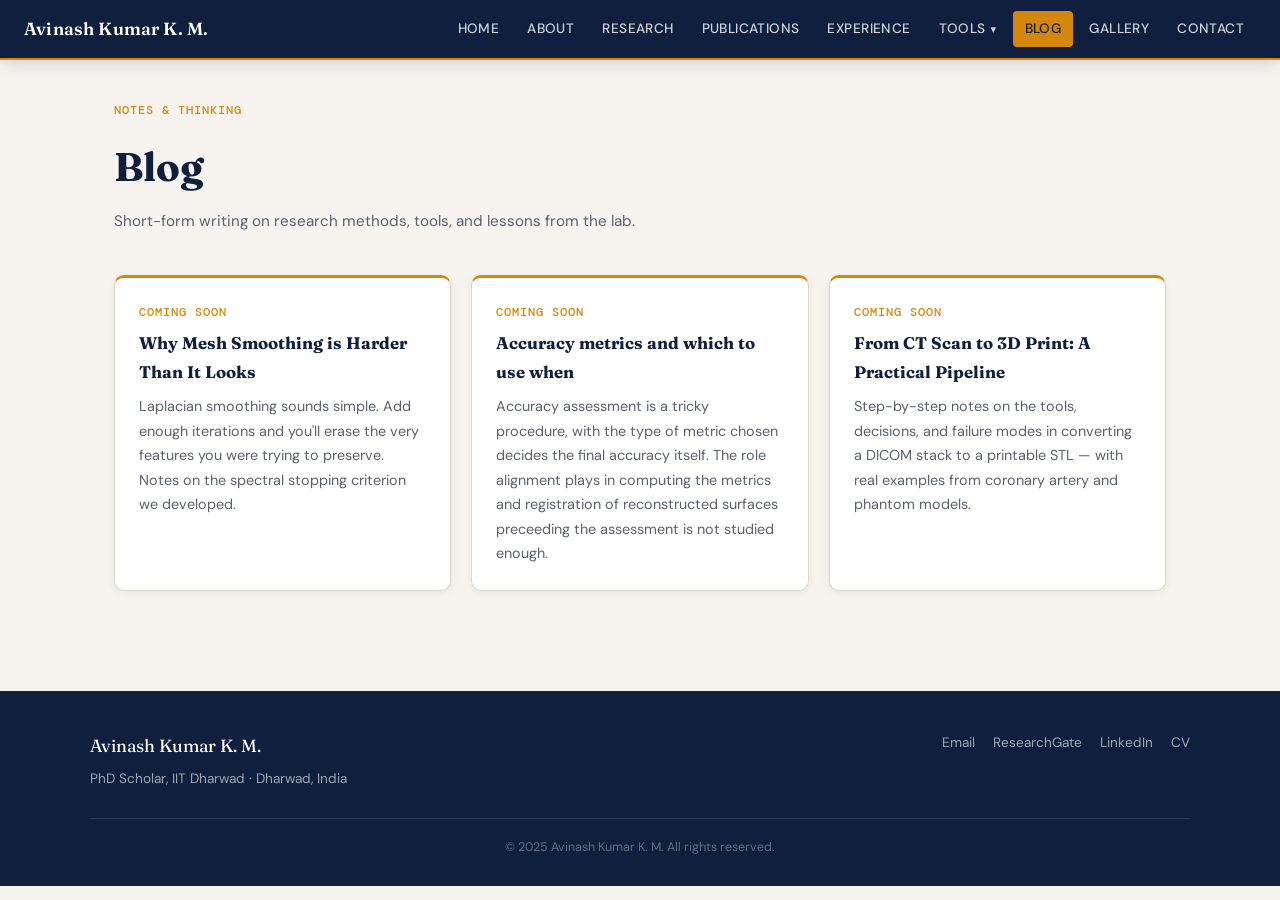
<file: blog.html>
<!DOCTYPE html>
<html lang="en">

<head>
  <meta charset="utf-8" />
  <meta name="viewport" content="width=device-width, initial-scale=1.0" />
  <title>Blog — Avinash Kumar K. M.</title>
  <link href="style.css" rel="stylesheet" />
  <link href="images/favicon.ico" rel="icon" type="image/x-icon" />
  <meta name="description"
    content="Blog by Avinash Kumar K. M. — notes on 3D reconstruction, mesh processing, and research methods." />
  <meta name="robots" content="index, follow" />
  <meta property="og:title" content="Avinash Kumar K. M. — Research Portfolio" />
  <meta property="og:description" content="PhD Scholar at IIT Dharwad | 3D Modeling | Biomechanics | CAD | Research" />
  <meta property="og:image" content="images/profilePhoto.png" />
  <meta property="og:type" content="website" />
  <meta property="og:url" content="https://avinashkm.netlify.app" />
  <link href="https://unpkg.com/aos@2.3.1/dist/aos.css" rel="stylesheet" />
</head>

<body>

  <nav aria-label="Main navigation">
    <span class="nav-brand">Avinash Kumar K. M.</span>
    <button class="menu-toggle" aria-label="Toggle menu">☰</button>
    <div class="nav-links">
      <a href="index.html">Home</a>
      <a href="about.html">About</a>
      <a href="research.html">Research</a>
      <a href="publications.html">Publications</a>
      <a href="experience.html">Experience</a>
      <div class="nav-dropdown">
        <button class="dropdown-toggle">Tools</button>
        <div class="dropdown-menu">
          <a href="viewer.html">🔬 3D Model Viewer</a>
          <a href="pipeline.html">⚙️ Pipeline Walkthrough</a>
        </div>
      </div>
      <a href="blog.html">Blog</a>
      <a href="gallery.html">Gallery</a>
      <a href="contact.html">Contact</a>
    </div>
  </nav>

  <main class="container">

    <div data-aos="fade-up" style="margin-bottom:40px;">
      <p class="label-mono">Notes & Thinking</p>
      <h1 class="page-title">Blog</h1>
      <p class="page-subtitle">Short-form writing on research methods, tools, and lessons from the lab.</p>
    </div>

    <div class="blog-list" data-aos="fade-up">

      <!-- Placeholder post 1 — replace content when ready -->
      <article class="blog-post">
        <p class="label-mono" style="margin-bottom:6px;">Coming Soon</p>
        <h3>Why Mesh Smoothing is Harder Than It Looks</h3>
        <p style="font-size:0.9rem;color:var(--text-muted);">Laplacian smoothing sounds simple. Add enough iterations
          and you'll erase the very features you were trying to preserve. Notes on the spectral stopping criterion we
          developed.</p>
      </article>

      <!-- Placeholder post 2 -->
      <article class="blog-post">
        <p class="label-mono" style="margin-bottom:6px;">Coming Soon</p>
        <h3>Accuracy metrics and which to use when</h3>
        <p style="font-size:0.9rem;color:var(--text-muted);">Accuracy assessment is a tricky procedure, with the type of
          metric chosen decides the final accuracy itself. The role alignment plays in computing the metrics and
          registration of reconstructed surfaces preceeding the assessment is not studied enough.</p>
      </article>

      <!-- Placeholder post 3 -->
      <article class="blog-post">
        <p class="label-mono" style="margin-bottom:6px;">Coming Soon</p>
        <h3>From CT Scan to 3D Print: A Practical Pipeline</h3>
        <p style="font-size:0.9rem;color:var(--text-muted);">Step-by-step notes on the tools, decisions, and failure
          modes in converting a DICOM stack to a printable STL — with real examples from coronary artery and phantom
          models.</p>
      </article>

    </div>

  </main>

  <footer>
    <div class="footer-inner">
      <div>
        <p class="footer-name">Avinash Kumar K. M.</p>
        <p style="font-size:0.85rem;">PhD Scholar, IIT Dharwad · Dharwad, India</p>
      </div>
      <div class="footer-links">
        <a href="mailto:avinash.kumar.20@iitdh.ac.in">Email</a>
        <a href="https://www.researchgate.net/profile/Avinash-Kumar-K-M-2" target="_blank">ResearchGate</a>
        <a href="https://in.linkedin.com/in/avinash-kumar-k-m-6b3624a1" target="_blank">LinkedIn</a>
        <a href="pdfs/Avinash_KM_CV.pdf" target="_blank">CV</a>
      </div>
    </div>
    <p class="footer-copy">© 2025 Avinash Kumar K. M. All rights reserved.</p>
  </footer>

  <button class="back-to-top" onclick="window.scrollTo({top:0,behavior:'smooth'});">↑</button>

  <script src="https://unpkg.com/aos@2.3.1/dist/aos.js" defer
    onerror="document.querySelectorAll('[data-aos]').forEach(el=>el.style.opacity=1)"></script>
  <script>
    window.addEventListener('load', () => { if (typeof AOS !== 'undefined') AOS.init({ once: true, duration: 600 }); });
    document.addEventListener('DOMContentLoaded', function () {
      const path = window.location.pathname.split('/').pop() || 'index.html';
      document.querySelectorAll('.nav-links a').forEach(link => {
        if (link.getAttribute('href') === path) link.classList.add('active');
      });
      const toggle = document.querySelector('.menu-toggle');
      const links = document.querySelector('.nav-links');
      if (toggle && links) toggle.addEventListener('click', () => links.classList.toggle('active'));
      // Mobile dropdown toggle
      document.querySelectorAll('.dropdown-toggle').forEach(btn => {
        btn.addEventListener('click', e => {
          e.stopPropagation();
          btn.closest('.nav-dropdown').classList.toggle('open');
        });
      });
      document.addEventListener('click', () => {
        document.querySelectorAll('.nav-dropdown').forEach(d => d.classList.remove('open'));
      });
      const topBtn = document.querySelector('.back-to-top');
      if (topBtn) window.addEventListener('scroll', () => { topBtn.style.display = window.scrollY > 120 ? 'flex' : 'none'; });
    });
  </script>
</body>

</html>
</file>
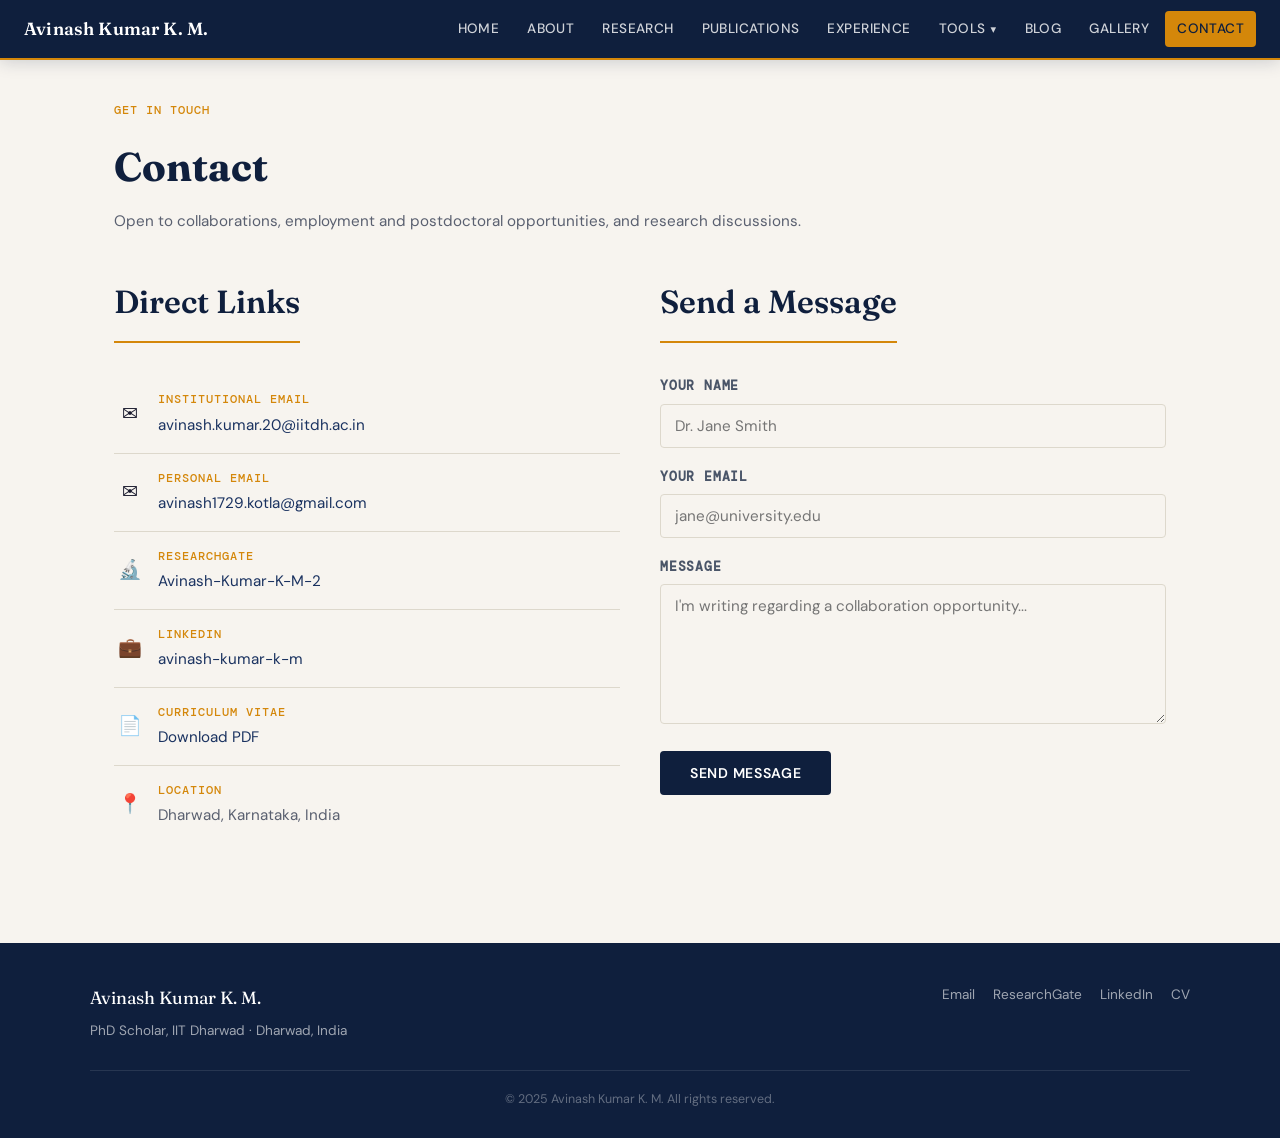
<file: contact.html>
<!DOCTYPE html>
<html lang="en">

<head>
  <meta charset="utf-8" />
  <meta name="viewport" content="width=device-width, initial-scale=1.0" />
  <title>Contact — Avinash Kumar K. M.</title>
  <link href="style.css" rel="stylesheet" />
  <link href="images/favicon.ico" rel="icon" type="image/x-icon" />
  <meta name="description" content="Contact Avinash Kumar K. M. — email, LinkedIn, ResearchGate." />
  <meta name="robots" content="index, follow" />
  <meta property="og:title" content="Avinash Kumar K. M. — Research Portfolio" />
  <meta property="og:description" content="PhD Scholar at IIT Dharwad | 3D Modeling | Biomechanics | CAD | Research" />
  <meta property="og:image" content="images/profilePhoto.png" />
  <meta property="og:type" content="website" />
  <meta property="og:url" content="https://avinashkm.netlify.app" />
</head>

<body>

  <nav aria-label="Main navigation">
    <span class="nav-brand">Avinash Kumar K. M.</span>
    <button class="menu-toggle" aria-label="Toggle menu">☰</button>
    <div class="nav-links">
      <a href="index.html">Home</a>
      <a href="about.html">About</a>
      <a href="research.html">Research</a>
      <a href="publications.html">Publications</a>
      <a href="experience.html">Experience</a>
      <div class="nav-dropdown">
        <button class="dropdown-toggle">Tools</button>
        <div class="dropdown-menu">
          <a href="viewer.html">🔬 3D Model Viewer</a>
          <a href="pipeline.html">⚙️ Pipeline Walkthrough</a>
        </div>
      </div>
      <a href="blog.html">Blog</a>
      <a href="gallery.html">Gallery</a>
      <a href="contact.html">Contact</a>
    </div>
  </nav>

  <main class="container">

    <div style="margin-bottom:40px;">
      <p class="label-mono">Get in Touch</p>
      <h1 class="page-title">Contact</h1>
      <p class="page-subtitle">Open to collaborations, employment and postdoctoral opportunities, and research
        discussions.</p>
    </div>

    <div class="contact-grid">

      <!-- Left: Direct links -->
      <div>
        <h2 class="section-title">Direct Links</h2>
        <ul class="contact-links">
          <li>
            <span class="contact-icon">✉️</span>
            <div>
              <p class="label-mono" style="margin-bottom:2px;">Institutional Email</p>
              <a href="mailto:avinash.kumar.20@iitdh.ac.in">avinash.kumar.20@iitdh.ac.in</a>
            </div>
          </li>
          <li>
            <span class="contact-icon">✉️</span>
            <div>
              <p class="label-mono" style="margin-bottom:2px;">Personal Email</p>
              <a href="mailto:avinash1729.kotla@gmail.com">avinash1729.kotla@gmail.com</a>
            </div>
          </li>
          <li>
            <span class="contact-icon">🔬</span>
            <div>
              <p class="label-mono" style="margin-bottom:2px;">ResearchGate</p>
              <a href="https://www.researchgate.net/profile/Avinash-Kumar-K-M-2" target="_blank"
                rel="noopener">Avinash-Kumar-K-M-2</a>
            </div>
          </li>
          <li>
            <span class="contact-icon">💼</span>
            <div>
              <p class="label-mono" style="margin-bottom:2px;">LinkedIn</p>
              <a href="https://in.linkedin.com/in/avinash-kumar-k-m-6b3624a1" target="_blank"
                rel="noopener">avinash-kumar-k-m</a>
            </div>
          </li>
          <li>
            <span class="contact-icon">📄</span>
            <div>
              <p class="label-mono" style="margin-bottom:2px;">Curriculum Vitae</p>
              <a href="pdfs/Avinash_KM_CV.pdf" target="_blank">Download PDF</a>
            </div>
          </li>
          <li>
            <span class="contact-icon">📍</span>
            <div>
              <p class="label-mono" style="margin-bottom:2px;">Location</p>
              <span style="color:var(--text-muted);">Dharwad, Karnataka, India</span>
            </div>
          </li>
        </ul>
      </div>

      <!-- Right: Form -->
      <div>
        <h2 class="section-title">Send a Message</h2>
        <form name="contact" method="POST" data-netlify="true" netlify-honeypot="bot-field">
          <input type="hidden" name="form-name" value="contact" />
          <p style="display:none;">
            <label>Don't fill this out: <input name="bot-field" /></label>
          </p>
          <label for="name">Your Name</label>
          <input type="text" id="name" name="name" required placeholder="Dr. Jane Smith" />

          <label for="email">Your Email</label>
          <input type="email" id="email" name="email" required placeholder="jane@university.edu" />

          <label for="message">Message</label>
          <textarea id="message" name="message" required
            placeholder="I'm writing regarding a collaboration opportunity..."></textarea>

          <button type="submit" class="btn btn-primary">Send Message</button>
        </form>
      </div>

    </div>

  </main>

  <footer>
    <div class="footer-inner">
      <div>
        <p class="footer-name">Avinash Kumar K. M.</p>
        <p style="font-size:0.85rem;">PhD Scholar, IIT Dharwad · Dharwad, India</p>
      </div>
      <div class="footer-links">
        <a href="mailto:avinash.kumar.20@iitdh.ac.in">Email</a>
        <a href="https://www.researchgate.net/profile/Avinash-Kumar-K-M-2" target="_blank">ResearchGate</a>
        <a href="https://in.linkedin.com/in/avinash-kumar-k-m-6b3624a1" target="_blank">LinkedIn</a>
        <a href="pdfs/Avinash_KM_CV.pdf" target="_blank">CV</a>
      </div>
    </div>
    <p class="footer-copy">© 2025 Avinash Kumar K. M. All rights reserved.</p>
  </footer>

  <button class="back-to-top" onclick="window.scrollTo({top:0,behavior:'smooth'});">↑</button>

  <script>
    document.addEventListener('DOMContentLoaded', function () {
      const path = window.location.pathname.split('/').pop() || 'index.html';
      document.querySelectorAll('.nav-links a').forEach(link => {
        if (link.getAttribute('href') === path) link.classList.add('active');
      });
      const toggle = document.querySelector('.menu-toggle');
      const links = document.querySelector('.nav-links');
      if (toggle && links) toggle.addEventListener('click', () => links.classList.toggle('active'));
      // Mobile dropdown toggle
      document.querySelectorAll('.dropdown-toggle').forEach(btn => {
        btn.addEventListener('click', e => {
          e.stopPropagation();
          btn.closest('.nav-dropdown').classList.toggle('open');
        });
      });
      document.addEventListener('click', () => {
        document.querySelectorAll('.nav-dropdown').forEach(d => d.classList.remove('open'));
      });
      const topBtn = document.querySelector('.back-to-top');
      if (topBtn) window.addEventListener('scroll', () => { topBtn.style.display = window.scrollY > 120 ? 'flex' : 'none'; });
    });
  </script>
</body>

</html>
</file>
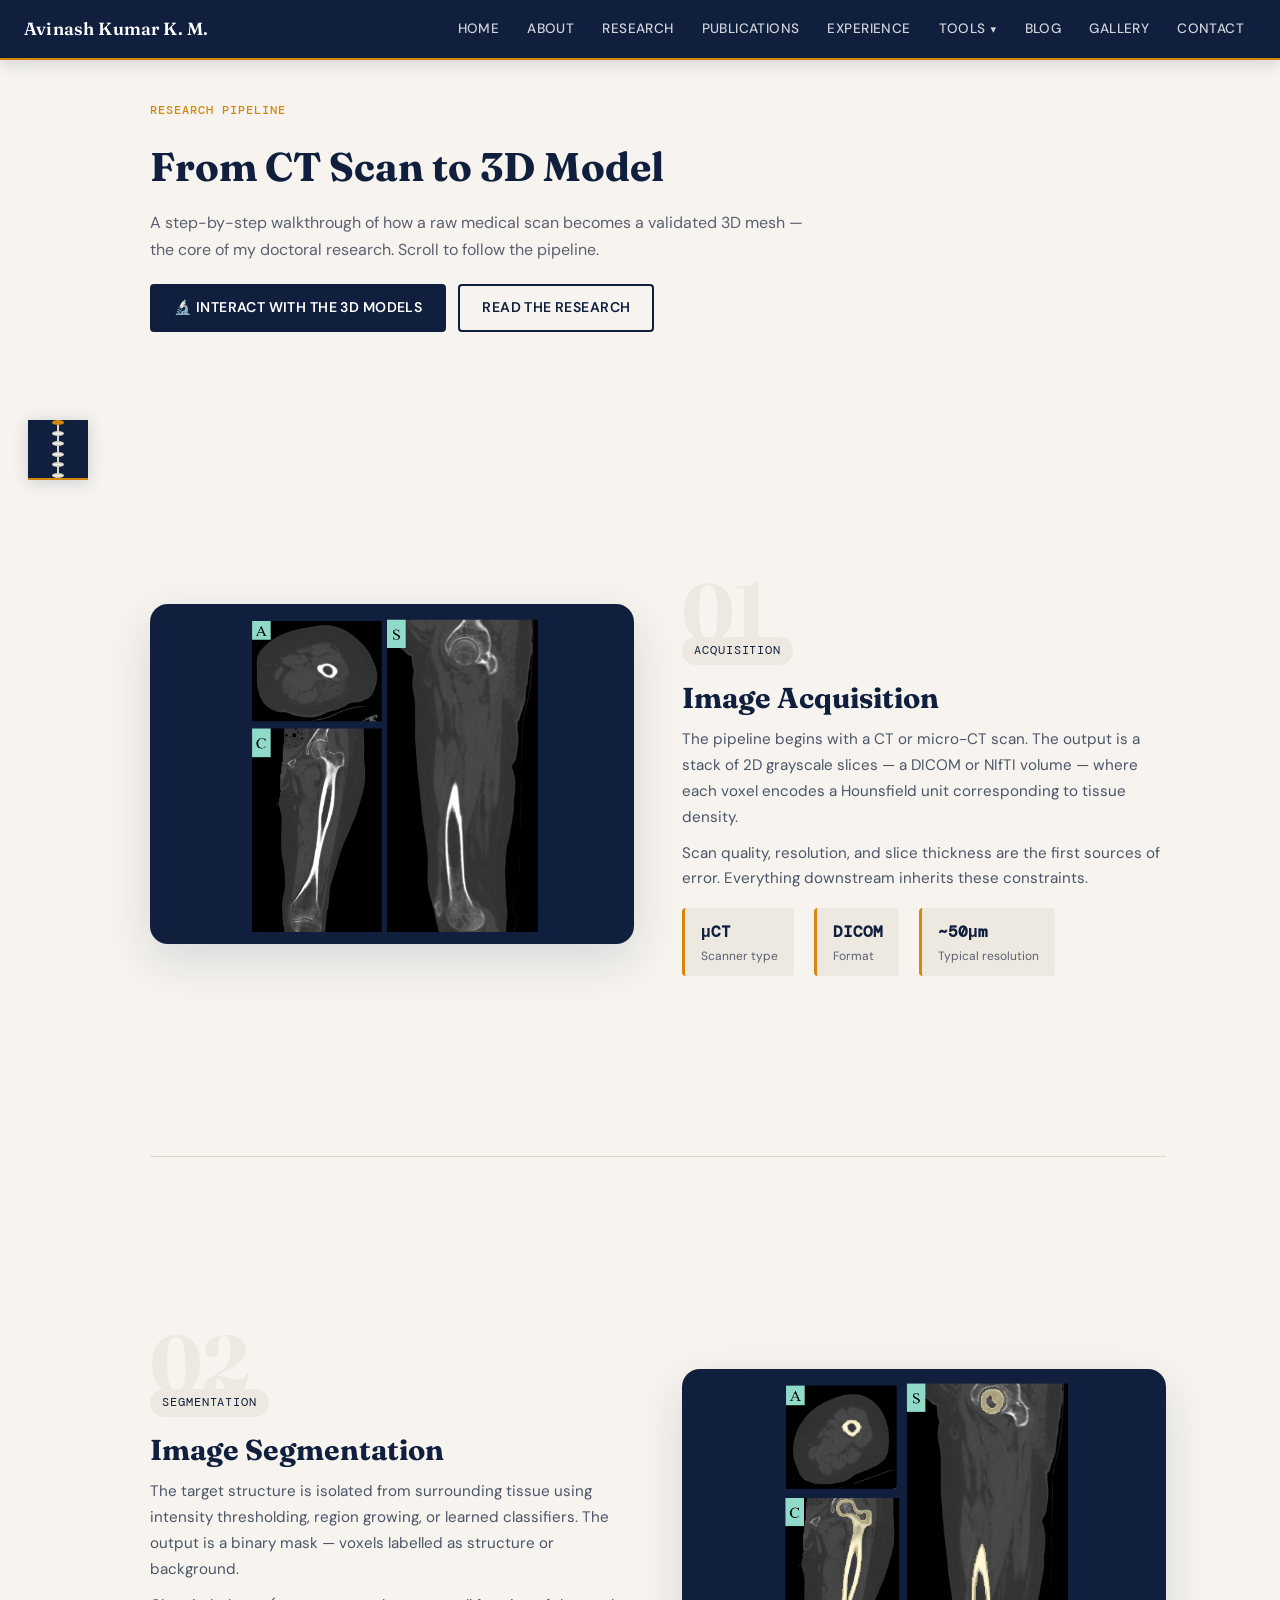
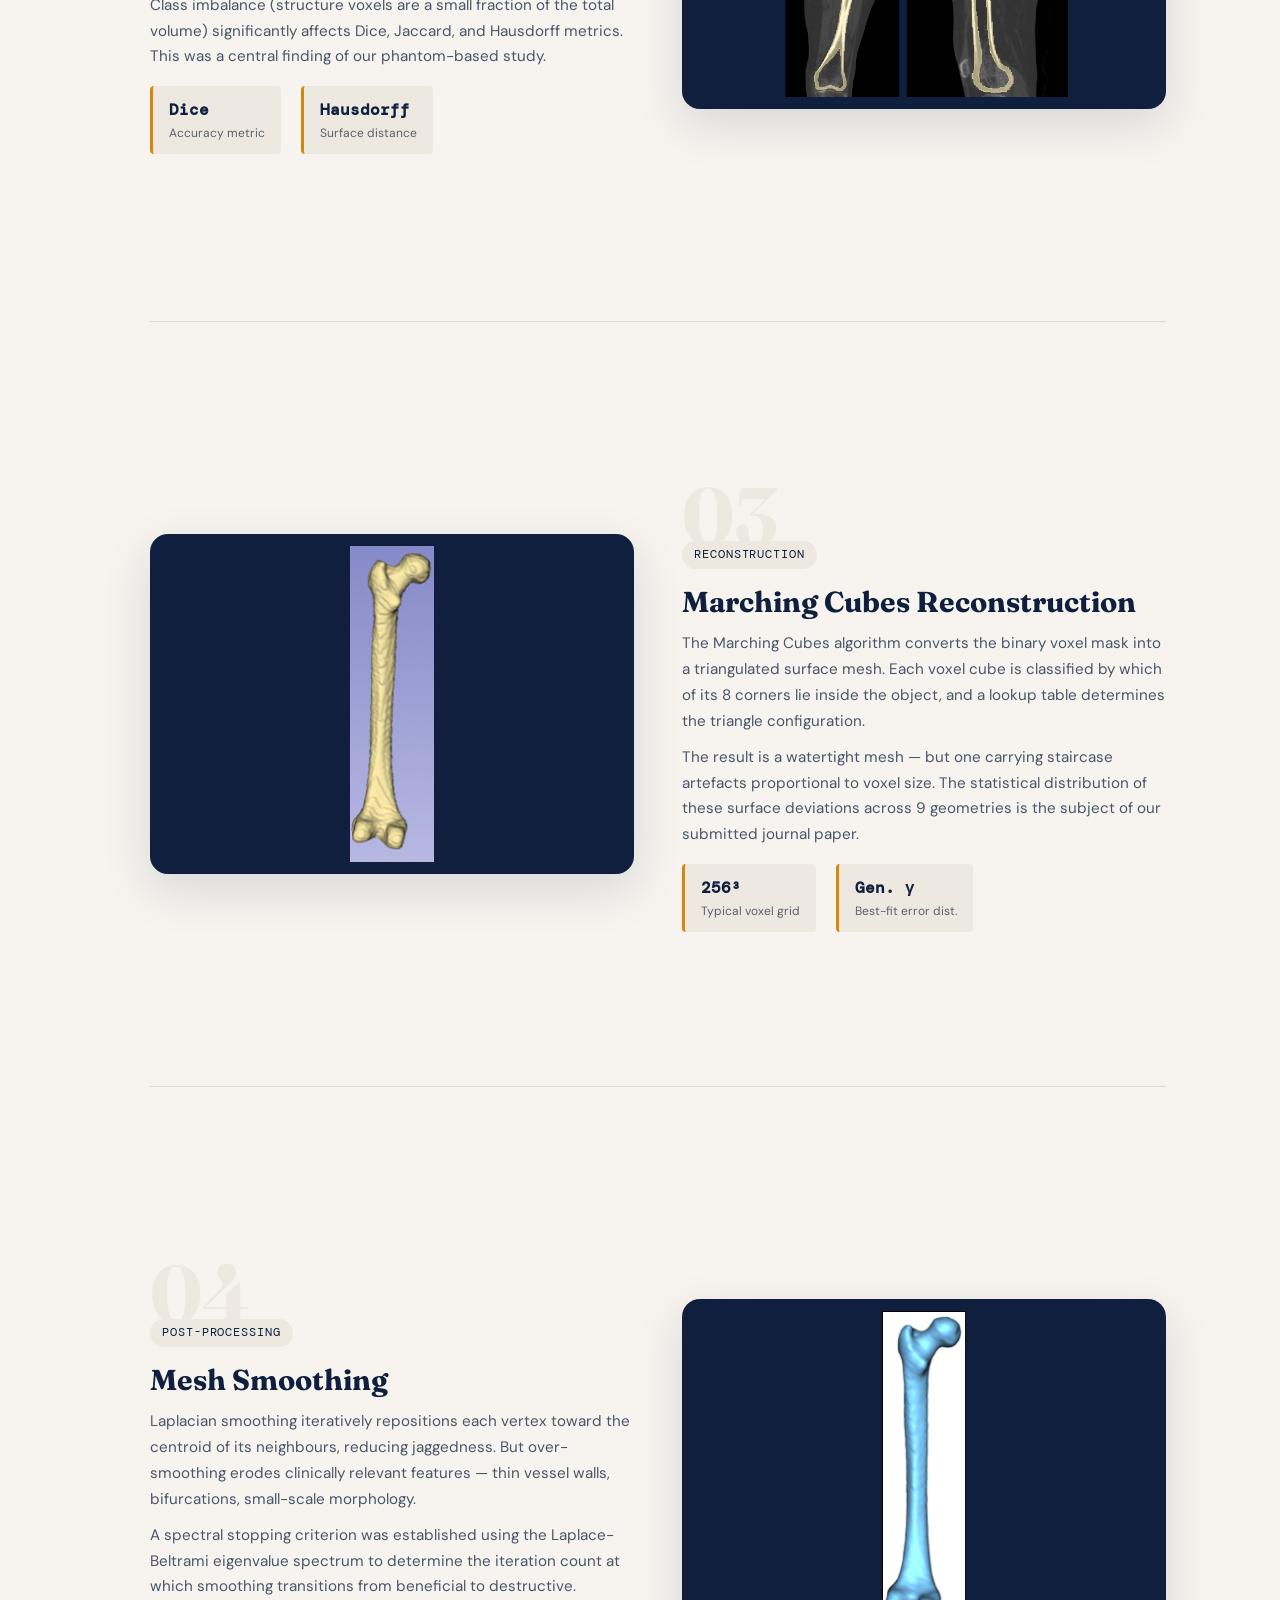
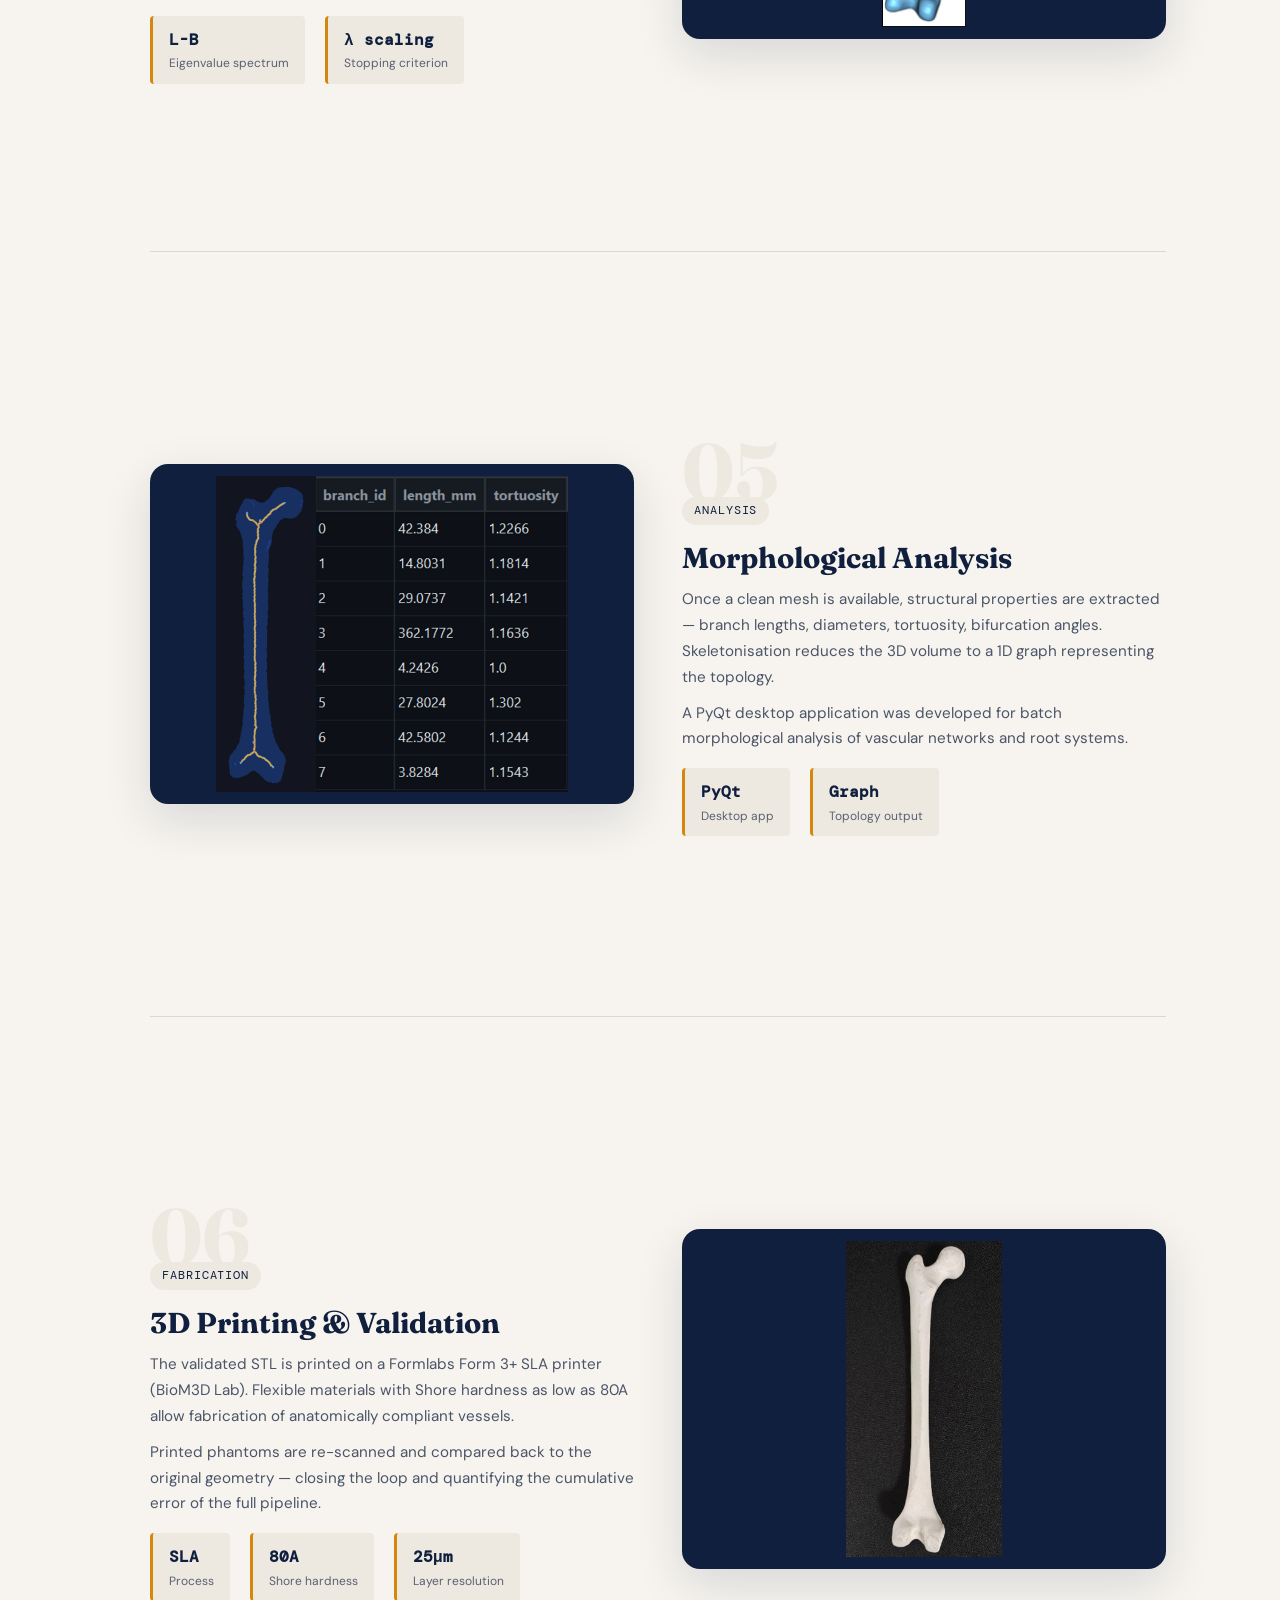
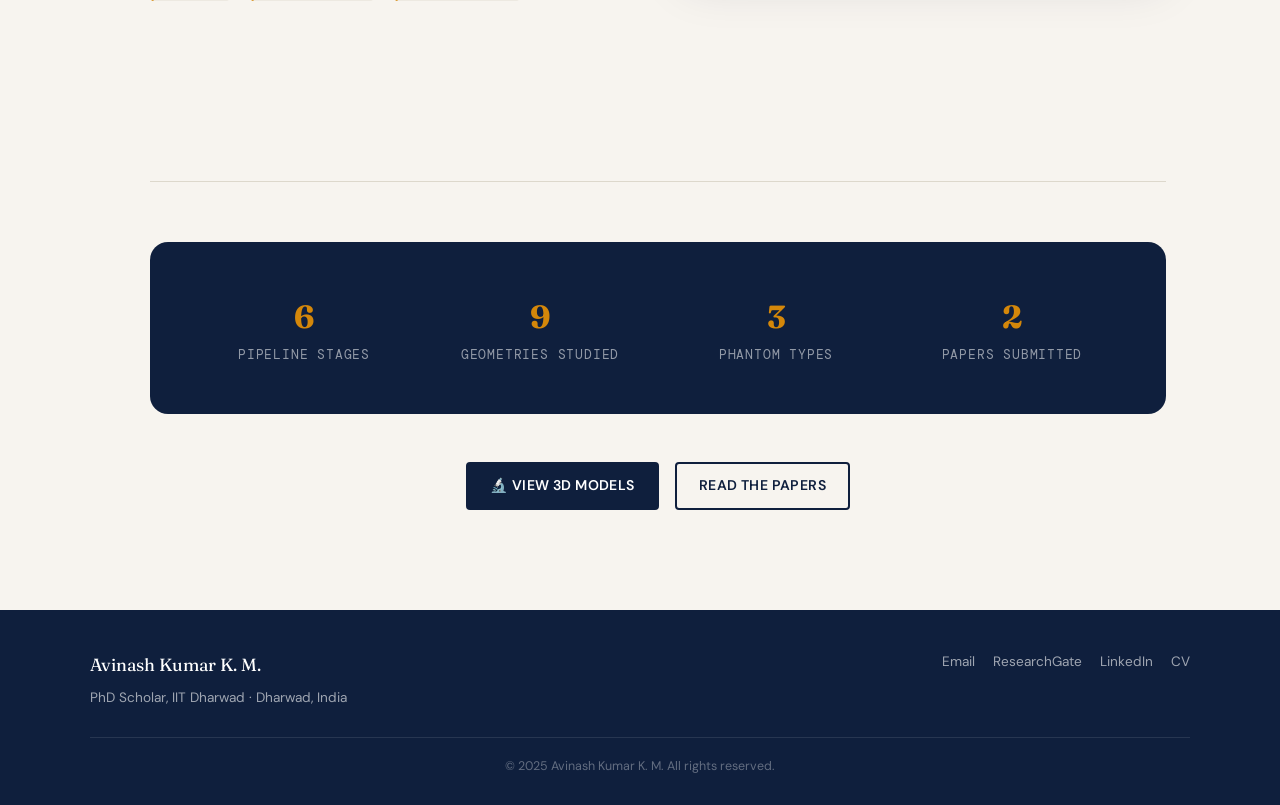
<file: pipeline.html>
<!DOCTYPE html>
<html lang="en">
<head>
  <meta charset="utf-8" />
  <meta name="viewport" content="width=device-width, initial-scale=1.0" />
  <title>Pipeline — Avinash Kumar K. M.</title>
  <link href="style.css" rel="stylesheet" />
  <link href="images/favicon.ico" rel="icon" type="image/x-icon" />
  <meta name="description" content="From CT scan to 3D print — an interactive walkthrough of the reconstruction pipeline." />
  <style>
    /* ── Pipeline page specific ── */
    .pipeline-intro {
      max-width: 680px;
      margin-bottom: 60px;
    }

    /* Progress rail */
    .pipeline-rail {
      position: fixed;
      left: 28px;
      top: 50%;
      transform: translateY(-50%);
      display: flex;
      flex-direction: column;
      align-items: center;
      gap: 0;
      z-index: 100;
    }
    @media (max-width: 900px) { .pipeline-rail { display: none; } }

    .rail-dot {
      width: 12px; height: 12px;
      border-radius: 50%;
      border: 2px solid var(--border);
      background: var(--white);
      cursor: pointer;
      transition: all 0.3s ease;
      position: relative;
    }
    .rail-dot.active { border-color: var(--amber); background: var(--amber); }
    .rail-dot::after {
      content: attr(data-label);
      position: absolute;
      left: 20px;
      top: 50%;
      transform: translateY(-50%);
      font-family: var(--font-mono);
      font-size: 0.72rem;
      color: var(--text-muted);
      white-space: nowrap;
      opacity: 0;
      transition: opacity 0.2s;
    }
    .rail-dot:hover::after { opacity: 1; }
    .rail-connector {
      width: 2px;
      height: 48px;
      background: var(--border);
    }
    .rail-connector.filled { background: var(--amber); }

    /* Stage cards */
    .stage {
      display: grid;
      grid-template-columns: 1fr 1fr;
      gap: 48px;
      align-items: center;
      min-height: 85vh;
      padding: 60px 0;
      border-bottom: 1px solid var(--border);
      opacity: 0;
      transform: translateY(40px);
      transition: opacity 0.7s ease, transform 0.7s ease;
    }
    .stage.visible { opacity: 1; transform: translateY(0); }
    .stage:last-child { border-bottom: none; }
    .stage:nth-child(even) .stage-text { order: 2; }
    .stage:nth-child(even) .stage-visual { order: 1; }

    @media (max-width: 768px) {
      .stage { grid-template-columns: 1fr; min-height: auto; padding: 40px 0; }
      .stage:nth-child(even) .stage-text { order: 1; }
      .stage:nth-child(even) .stage-visual { order: 2; }
    }

    .stage-number {
      font-family: var(--font-display);
      font-size: 5rem;
      font-weight: 700;
      color: var(--ivory-dark);
      line-height: 1;
      margin-bottom: -16px;
      user-select: none;
    }

    .stage-text h2 {
      font-family: var(--font-display);
      font-size: 1.8rem;
      color: var(--navy);
      margin-bottom: 12px;
      line-height: 1.2;
    }

    .stage-text p { color: var(--slate); font-size: 0.95rem; margin-bottom: 10px; }

    .stage-tag {
      display: inline-block;
      font-family: var(--font-mono);
      font-size: 0.72rem;
      text-transform: uppercase;
      letter-spacing: 0.08em;
      padding: 4px 12px;
      border-radius: 20px;
      background: var(--ivory-dark);
      color: var(--navy);
      margin-bottom: 16px;
    }

    .stage-visual {
      border-radius: var(--radius-lg);
      overflow: hidden;
      box-shadow: var(--shadow-lg);
      background: var(--navy);
      height: 340px;
      display: flex;
      align-items: center;
      justify-content: center;
    }

    .stage-visual img {
      width: 100%;
      height: 340px;
      object-fit: contain;
      border-radius: var(--radius-lg);
      padding: 12px;
    }

    /* Placeholder for stages without images yet */
    .stage-placeholder {
      width: 100%;
      height: 340px;
      border-radius: var(--radius-lg);
      background: linear-gradient(135deg, var(--navy), var(--navy-light));
      display: flex;
      flex-direction: column;
      align-items: center;
      justify-content: center;
      gap: 12px;
      padding: 32px;
      text-align: center;
    }
    .stage-placeholder .ph-icon { font-size: 3rem; }
    .stage-placeholder .ph-label {
      font-family: var(--font-mono);
      font-size: 0.78rem;
      color: rgba(255,255,255,0.5);
      text-transform: uppercase;
      letter-spacing: 0.08em;
    }
    .stage-placeholder .ph-hint {
      font-size: 0.82rem;
      color: rgba(255,255,255,0.35);
    }

    /* Key metrics */
    .metrics {
      display: flex;
      gap: 20px;
      flex-wrap: wrap;
      margin-top: 16px;
    }
    .metric {
      background: var(--ivory-dark);
      padding: 10px 16px;
      border-radius: var(--radius-sm);
      border-left: 3px solid var(--amber);
    }
    .metric-val { font-family: var(--font-mono); font-weight: 600; color: var(--navy); font-size: 1rem; }
    .metric-label { font-size: 0.75rem; color: var(--text-muted); }

    /* Summary strip */
    .pipeline-summary {
      background: var(--navy);
      border-radius: var(--radius-lg);
      padding: 48px;
      margin-top: 60px;
      display: grid;
      grid-template-columns: repeat(auto-fit, minmax(160px, 1fr));
      gap: 24px;
      text-align: center;
    }
    .summary-item .si-num {
      font-family: var(--font-display);
      font-size: 2rem;
      font-weight: 700;
      color: var(--amber);
    }
    .summary-item .si-label { font-size: 0.82rem; color: rgba(255,255,255,0.55); font-family: var(--font-mono); text-transform: uppercase; letter-spacing: 0.06em; }
  </style>
</head>
<body>

<nav aria-label="Main navigation">
  <span class="nav-brand">Avinash Kumar K. M.</span>
  <button class="menu-toggle" aria-label="Toggle menu">☰</button>
  <div class="nav-links">
    <a href="index.html">Home</a>
    <a href="about.html">About</a>
    <a href="research.html">Research</a>
    <a href="publications.html">Publications</a>
    <a href="experience.html">Experience</a>
    <div class="nav-dropdown">
      <button class="dropdown-toggle">Tools</button>
      <div class="dropdown-menu">
        <a href="viewer.html">🔬 3D Model Viewer</a>
        <a href="pipeline.html">⚙️ Pipeline Walkthrough</a>
      </div>
    </div>
    <a href="blog.html">Blog</a>
    <a href="gallery.html">Gallery</a>
    <a href="contact.html">Contact</a>
  </div>
</nav>

<!-- Sidebar rail -->
<nav class="pipeline-rail" aria-label="Pipeline stages">
  <div class="rail-dot active" data-label="Acquisition" data-target="stage-1"></div>
  <div class="rail-connector" id="rc-1"></div>
  <div class="rail-dot" data-label="Segmentation" data-target="stage-2"></div>
  <div class="rail-connector" id="rc-2"></div>
  <div class="rail-dot" data-label="Reconstruction" data-target="stage-3"></div>
  <div class="rail-connector" id="rc-3"></div>
  <div class="rail-dot" data-label="Smoothing" data-target="stage-4"></div>
  <div class="rail-connector" id="rc-4"></div>
  <div class="rail-dot" data-label="Analysis" data-target="stage-5"></div>
  <div class="rail-connector" id="rc-5"></div>
  <div class="rail-dot" data-label="3D Print" data-target="stage-6"></div>
</nav>

<main class="container" style="padding-left: 60px;">

  <div class="pipeline-intro">
    <p class="label-mono">Research Pipeline</p>
    <h1 class="page-title">From CT Scan to 3D Model</h1>
    <p style="color:var(--text-muted);font-size:1rem;">A step-by-step walkthrough of how a raw medical scan becomes a validated 3D mesh — the core of my doctoral research. Scroll to follow the pipeline.</p>
    <div style="display:flex;gap:12px;margin-top:20px;flex-wrap:wrap;">
      <a href="viewer.html" class="btn btn-primary">🔬 Interact with the 3D models</a>
      <a href="research.html" class="btn btn-outline">Read the research</a>
    </div>
  </div>

  <!-- Stage 1: Acquisition -->
  <div class="stage visible" id="stage-1">
    <div class="stage-text">
      <div class="stage-number">01</div>
      <span class="stage-tag">Acquisition</span>
      <h2>Image Acquisition</h2>
      <p>The pipeline begins with a CT or micro-CT scan. The output is a stack of 2D grayscale slices — a DICOM or NIfTI volume — where each voxel encodes a Hounsfield unit corresponding to tissue density.</p>
      <p>Scan quality, resolution, and slice thickness are the first sources of error. Everything downstream inherits these constraints.</p>
      <div class="metrics">
        <div class="metric"><div class="metric-val">μCT</div><div class="metric-label">Scanner type</div></div>
        <div class="metric"><div class="metric-val">DICOM</div><div class="metric-label">Format</div></div>
        <div class="metric"><div class="metric-val">~50μm</div><div class="metric-label">Typical resolution</div></div>
      </div>
    </div>
    <div class="stage-visual">
      <img src="images/01_imaging.png" alt="CT / micro-CT image acquisition" />
    </div>
  </div>

  <!-- Stage 2: Segmentation -->
  <div class="stage" id="stage-2">
    <div class="stage-text">
      <div class="stage-number">02</div>
      <span class="stage-tag">Segmentation</span>
      <h2>Image Segmentation</h2>
      <p>The target structure is isolated from surrounding tissue using intensity thresholding, region growing, or learned classifiers. The output is a binary mask — voxels labelled as structure or background.</p>
      <p>Class imbalance (structure voxels are a small fraction of the total volume) significantly affects Dice, Jaccard, and Hausdorff metrics. This was a central finding of our phantom-based study.</p>
      <div class="metrics">
        <div class="metric"><div class="metric-val">Dice</div><div class="metric-label">Accuracy metric</div></div>
        <div class="metric"><div class="metric-val">Hausdorff</div><div class="metric-label">Surface distance</div></div>
      </div>
    </div>
    <div class="stage-visual">
      <img src="images/02_segmentation.png" alt="Image segmentation — binary mask" />
    </div>
  </div>

  <!-- Stage 3: Reconstruction -->
  <div class="stage" id="stage-3">
    <div class="stage-text">
      <div class="stage-number">03</div>
      <span class="stage-tag">Reconstruction</span>
      <h2>Marching Cubes Reconstruction</h2>
      <p>The Marching Cubes algorithm converts the binary voxel mask into a triangulated surface mesh. Each voxel cube is classified by which of its 8 corners lie inside the object, and a lookup table determines the triangle configuration.</p>
      <p>The result is a watertight mesh — but one carrying staircase artefacts proportional to voxel size. The statistical distribution of these surface deviations across 9 geometries is the subject of our submitted journal paper.</p>
      <div class="metrics">
        <div class="metric"><div class="metric-val">256³</div><div class="metric-label">Typical voxel grid</div></div>
        <div class="metric"><div class="metric-val">Gen. γ</div><div class="metric-label">Best-fit error dist.</div></div>
      </div>
    </div>
    <div class="stage-visual">
      <img src="images/03_mesh.png" alt="Marching Cubes reconstructed mesh" />
    </div>
  </div>

  <!-- Stage 4: Smoothing -->
  <div class="stage" id="stage-4">
    <div class="stage-text">
      <div class="stage-number">04</div>
      <span class="stage-tag">Post-Processing</span>
      <h2>Mesh Smoothing</h2>
      <p>Laplacian smoothing iteratively repositions each vertex toward the centroid of its neighbours, reducing jaggedness. But over-smoothing erodes clinically relevant features — thin vessel walls, bifurcations, small-scale morphology.</p>
      <p>A spectral stopping criterion was established using the Laplace-Beltrami eigenvalue spectrum to determine the iteration count at which smoothing transitions from beneficial to destructive.</p>
      <div class="metrics">
        <div class="metric"><div class="metric-val">L-B</div><div class="metric-label">Eigenvalue spectrum</div></div>
        <div class="metric"><div class="metric-val">λ scaling</div><div class="metric-label">Stopping criterion</div></div>
      </div>
    </div>
    <div class="stage-visual">
      <img src="images/04_smoothedMesh.png" alt="Mesh after Laplacian smoothing" />
    </div>
  </div>

  <!-- Stage 5: Morphological Analysis -->
  <div class="stage" id="stage-5">
    <div class="stage-text">
      <div class="stage-number">05</div>
      <span class="stage-tag">Analysis</span>
      <h2>Morphological Analysis</h2>
      <p>Once a clean mesh is available, structural properties are extracted — branch lengths, diameters, tortuosity, bifurcation angles. Skeletonisation reduces the 3D volume to a 1D graph representing the topology.</p>
      <p>A PyQt desktop application was developed for batch morphological analysis of vascular networks and root systems.</p>
      <div class="metrics">
        <div class="metric"><div class="metric-val">PyQt</div><div class="metric-label">Desktop app</div></div>
        <div class="metric"><div class="metric-val">Graph</div><div class="metric-label">Topology output</div></div>
      </div>
    </div>
    <div class="stage-visual">
      <img src="images/06_morphAnalysis.png" alt="Morphological analysis — skeletonisation" />
    </div>
  </div>

  <!-- Stage 6: 3D Printing -->
  <div class="stage" id="stage-6">
    <div class="stage-text">
      <div class="stage-number">06</div>
      <span class="stage-tag">Fabrication</span>
      <h2>3D Printing & Validation</h2>
      <p>The validated STL is printed on a Formlabs Form 3+ SLA printer (BioM3D Lab). Flexible materials with Shore hardness as low as 80A allow fabrication of anatomically compliant vessels.</p>
      <p>Printed phantoms are re-scanned and compared back to the original geometry — closing the loop and quantifying the cumulative error of the full pipeline.</p>
      <div class="metrics">
        <div class="metric"><div class="metric-val">SLA</div><div class="metric-label">Process</div></div>
        <div class="metric"><div class="metric-val">80A</div><div class="metric-label">Shore hardness</div></div>
        <div class="metric"><div class="metric-val">25μm</div><div class="metric-label">Layer resolution</div></div>
      </div>
    </div>
    <div class="stage-visual">
      <img src="images/05_3DPrintedModel.png" alt="3D printed model" />
    </div>
  </div>

  <!-- Summary -->
  <div class="pipeline-summary">
    <div class="summary-item"><div class="si-num">6</div><div class="si-label">Pipeline Stages</div></div>
    <div class="summary-item"><div class="si-num">9</div><div class="si-label">Geometries Studied</div></div>
    <div class="summary-item"><div class="si-num">3</div><div class="si-label">Phantom Types</div></div>
    <div class="summary-item"><div class="si-num">2</div><div class="si-label">Papers Submitted</div></div>
  </div>

  <div style="text-align:center;margin-top:48px;">
    <a href="viewer.html" class="btn btn-primary" style="margin-right:12px;">🔬 View 3D Models</a>
    <a href="publications.html" class="btn btn-outline">Read the Papers</a>
  </div>

</main>

<footer>
  <div class="footer-inner">
    <div>
      <p class="footer-name">Avinash Kumar K. M.</p>
      <p style="font-size:0.85rem;">PhD Scholar, IIT Dharwad · Dharwad, India</p>
    </div>
    <div class="footer-links">
      <a href="mailto:avinash.kumar.20@iitdh.ac.in">Email</a>
      <a href="https://www.researchgate.net/profile/Avinash-Kumar-K-M-2" target="_blank">ResearchGate</a>
      <a href="https://in.linkedin.com/in/avinash-kumar-k-m-6b3624a1" target="_blank">LinkedIn</a>
      <a href="pdfs/Avinash_KM_CV.pdf" target="_blank">CV</a>
    </div>
  </div>
  <p class="footer-copy">© 2025 Avinash Kumar K. M. All rights reserved.</p>
</footer>

<button class="back-to-top" onclick="window.scrollTo({top:0,behavior:'smooth'});">↑</button>

<script>
function placeholderHTML(icon, path, hint) {
  return `<div class="stage-placeholder"><div class="ph-icon">${icon}</div><div class="ph-label">${path}</div><div class="ph-hint">${hint}</div></div>`;
}

// Scroll-driven stage reveal
const stages = document.querySelectorAll('.stage');
const dots   = document.querySelectorAll('.rail-dot');
const connectors = document.querySelectorAll('.rail-connector');

const observer = new IntersectionObserver(entries => {
  entries.forEach(entry => {
    if (entry.isIntersecting) {
      entry.target.classList.add('visible');
      // Update rail
      const idx = Array.from(stages).indexOf(entry.target);
      dots.forEach((d, i) => d.classList.toggle('active', i <= idx));
      connectors.forEach((c, i) => c.classList.toggle('filled', i < idx));
    }
  });
}, { threshold: 0.3 });

stages.forEach(s => observer.observe(s));

// Rail dot click → scroll to stage
dots.forEach(dot => {
  dot.addEventListener('click', () => {
    const target = document.getElementById(dot.dataset.target);
    if (target) target.scrollIntoView({ behavior: 'smooth', block: 'center' });
  });
});

// Nav
document.addEventListener('DOMContentLoaded', function () {
  const path = window.location.pathname.split('/').pop() || 'index.html';
  document.querySelectorAll('.nav-links a').forEach(link => {
    if (link.getAttribute('href') === path) link.classList.add('active');
  });
  const toggle = document.querySelector('.menu-toggle');
  const links  = document.querySelector('.nav-links');
  if (toggle && links) toggle.addEventListener('click', () => links.classList.toggle('active'));
  const topBtn = document.querySelector('.back-to-top');
  if (topBtn) window.addEventListener('scroll', () => { topBtn.style.display = window.scrollY > 120 ? 'flex' : 'none'; });
});
</script>
</body>
</html>
</file>
<file: style.css>
/* ============================================================
   AVINASH KUMAR K.M. — PORTFOLIO DESIGN SYSTEM
   Aesthetic: Scientific precision meets editorial refinement
   Fonts: Fraunces (display) + DM Sans (body)
   Palette: Deep navy · Warm ivory · Amber accent · Cool slate
   ============================================================ */

@import url('https://fonts.googleapis.com/css2?family=Fraunces:ital,opsz,wght@0,9..144,300;0,9..144,600;0,9..144,700;1,9..144,300&family=DM+Sans:wght@300;400;500;600&family=DM+Mono:wght@400;500&display=swap');

/* ── CSS Variables ── */
:root {
  --navy:       #0f1f3d;
  --navy-mid:   #1a3260;
  --navy-light: #243d75;
  --ivory:      #f7f4ef;
  --ivory-dark: #ede9e1;
  --amber:      #d4870a;
  --amber-light:#f0a830;
  --slate:      #4a5568;
  --slate-light:#718096;
  --white:      #ffffff;
  --text-main:  #1a1a2e;
  --text-muted: #5a6070;
  --border:     #ddd8cc;

  --font-display: 'Fraunces', Georgia, serif;
  --font-body:    'DM Sans', system-ui, sans-serif;
  --font-mono:    'DM Mono', monospace;

  --radius-sm:  4px;
  --radius-md:  10px;
  --radius-lg:  18px;
  --shadow-sm:  0 2px 8px rgba(15,31,61,0.07);
  --shadow-md:  0 6px 24px rgba(15,31,61,0.10);
  --shadow-lg:  0 16px 48px rgba(15,31,61,0.13);

  --max-width:  1100px;
  --transition: 0.25s ease;
}

/* ── Reset & Base ── */
*, *::before, *::after { box-sizing: border-box; margin: 0; padding: 0; }

html { scroll-behavior: smooth; }

body {
  font-family: var(--font-body);
  background-color: var(--ivory);
  color: var(--text-main);
  font-size: 16px;
  line-height: 1.7;
  font-weight: 400;
  -webkit-font-smoothing: antialiased;
}

a {
  color: var(--navy-mid);
  text-decoration: none;
  transition: color var(--transition);
}
a:hover { color: var(--amber); }

img, video {
  width: 100%;
  height: auto;
  display: block;
  object-fit: contain;
}

/* ── Navigation ── */
nav {
  position: sticky;
  top: 0;
  z-index: 1000;
  background-color: var(--navy);
  padding: 0 24px;
  display: flex;
  align-items: center;
  justify-content: space-between;
  height: 60px;
  border-bottom: 2px solid var(--amber);
  box-shadow: 0 2px 16px rgba(15,31,61,0.18);
}

.nav-brand {
  font-family: var(--font-display);
  font-weight: 600;
  font-size: 1.1rem;
  color: var(--white);
  letter-spacing: 0.01em;
  white-space: nowrap;
}

.nav-links {
  display: flex;
  align-items: center;
  gap: 4px;
}

.nav-links a {
  color: rgba(255,255,255,0.80);
  font-size: 0.85rem;
  font-weight: 500;
  padding: 6px 12px;
  border-radius: var(--radius-sm);
  letter-spacing: 0.03em;
  text-transform: uppercase;
  transition: background var(--transition), color var(--transition);
}

.nav-links a:hover,
.nav-links a.active {
  background-color: var(--amber);
  color: var(--navy);
}

.menu-toggle {
  display: none;
  font-size: 24px;
  background: none;
  border: none;
  color: var(--white);
  cursor: pointer;
  padding: 4px 8px;
}

@media (max-width: 820px) {
  nav {
    flex-wrap: wrap;
    height: auto;
    padding: 12px 20px;
    gap: 10px;
  }
  .menu-toggle { display: block; }
  .nav-links {
    display: none;
    flex-direction: column;
    width: 100%;
    padding: 8px 0 12px;
    gap: 2px;
  }
  .nav-links.active { display: flex; }
  .nav-links a { width: 100%; padding: 10px 14px; }
}

/* ── Layout ── */
.container {
  max-width: var(--max-width);
  margin: 0 auto;
  padding: 40px 24px;
}

/* ── Hero ── */
.hero {
  background-color: var(--navy);
  background-image:
    radial-gradient(ellipse at 70% 50%, rgba(212,135,10,0.12) 0%, transparent 60%),
    radial-gradient(ellipse at 20% 80%, rgba(26,50,96,0.8) 0%, transparent 50%);
  color: var(--white);
  padding: 80px 24px 70px;
  text-align: center;
  position: relative;
  overflow: hidden;
}

.hero::before {
  content: '';
  position: absolute;
  inset: 0;
  background-image: url("data:image/svg+xml,%3Csvg width='60' height='60' viewBox='0 0 60 60' xmlns='http://www.w3.org/2000/svg'%3E%3Cg fill='none' fill-rule='evenodd'%3E%3Cg fill='%23ffffff' fill-opacity='0.03'%3E%3Cpath d='M36 34v-4h-2v4h-4v2h4v4h2v-4h4v-2h-4zm0-30V0h-2v4h-4v2h4v4h2V6h4V4h-4zM6 34v-4H4v4H0v2h4v4h2v-4h4v-2H6zM6 4V0H4v4H0v2h4v4h2V6h4V4H6z'/%3E%3C/g%3E%3C/g%3E%3C/svg%3E");
  pointer-events: none;
}

.hero-profile {
  width: 160px;
  height: 160px;
  border-radius: 50%;
  border: 3px solid var(--amber);
  margin: 0 auto 24px;
  object-fit: cover;
  box-shadow: 0 0 0 6px rgba(212,135,10,0.18), var(--shadow-lg);
  display: block;
}

.hero h1 {
  font-family: var(--font-display);
  font-size: clamp(2rem, 5vw, 3.2rem);
  font-weight: 700;
  letter-spacing: -0.02em;
  line-height: 1.15;
  margin-bottom: 12px;
  color: var(--white);
}

.hero-tagline {
  font-size: 1rem;
  color: rgba(255,255,255,0.70);
  font-weight: 300;
  letter-spacing: 0.05em;
  text-transform: uppercase;
  margin-bottom: 28px;
}

.hero-tags {
  display: flex;
  flex-wrap: wrap;
  justify-content: center;
  gap: 10px;
  margin-bottom: 32px;
}

.hero-tag {
  background: rgba(255,255,255,0.08);
  border: 1px solid rgba(255,255,255,0.18);
  color: rgba(255,255,255,0.85);
  padding: 5px 14px;
  border-radius: 20px;
  font-size: 0.80rem;
  font-family: var(--font-mono);
  letter-spacing: 0.05em;
}

/* ── Section Headings ── */
.section-title {
  font-family: var(--font-display);
  font-size: clamp(1.5rem, 3vw, 2rem);
  font-weight: 600;
  color: var(--navy);
  margin-bottom: 32px;
  padding-bottom: 12px;
  border-bottom: 2px solid var(--amber);
  display: inline-block;
}

.section-block {
  margin: 60px 0;
}

/* ── Cards ── */
.card {
  background: var(--white);
  border-radius: var(--radius-md);
  padding: 28px 32px;
  margin-bottom: 24px;
  box-shadow: var(--shadow-sm);
  border: 1px solid var(--border);
  transition: box-shadow var(--transition), transform var(--transition);
}

.card:hover {
  box-shadow: var(--shadow-md);
  transform: translateY(-2px);
}

/* ── Edu Cards ── */
.edu-cards {
  display: grid;
  grid-template-columns: repeat(auto-fit, minmax(280px, 1fr));
  gap: 20px;
}

.edu-card {
  background: var(--white);
  border-top: 3px solid var(--amber);
  padding: 22px 24px;
  border-radius: var(--radius-md);
  box-shadow: var(--shadow-sm);
  border: 1px solid var(--border);
  border-top: 3px solid var(--amber);
}

.edu-card h3 {
  font-family: var(--font-display);
  font-size: 1.05rem;
  font-weight: 600;
  color: var(--navy);
  margin-bottom: 8px;
}

.edu-card .institution {
  font-weight: 600;
  color: var(--slate);
  font-size: 0.9rem;
}

.edu-card .meta {
  font-size: 0.85rem;
  color: var(--text-muted);
  font-family: var(--font-mono);
}

/* ── Research Blocks ── */
.research-block {
  display: grid;
  grid-template-columns: 2fr 1fr;
  gap: 32px;
  margin-bottom: 48px;
  padding-bottom: 40px;
  border-bottom: 1px solid var(--border);
  align-items: start;
}

.research-block:last-child { border-bottom: none; }

.research-block h3 {
  font-family: var(--font-display);
  font-size: 1.2rem;
  color: var(--navy);
  margin-bottom: 4px;
}

.research-block h4 {
  font-size: 0.85rem;
  font-weight: 500;
  color: var(--amber);
  font-family: var(--font-mono);
  margin-bottom: 12px;
  text-transform: uppercase;
  letter-spacing: 0.05em;
}

.research-block img {
  border-radius: var(--radius-md);
  box-shadow: var(--shadow-md);
}

@media (max-width: 680px) {
  .research-block { grid-template-columns: 1fr; }
}

/* ── Publications ── */
.pub-entry {
  display: flex;
  flex-wrap: wrap;
  gap: 24px;
  margin-bottom: 40px;
  padding: 24px;
  background: var(--white);
  border-radius: var(--radius-md);
  border: 1px solid var(--border);
  border-left: 4px solid var(--amber);
  box-shadow: var(--shadow-sm);
  transition: box-shadow var(--transition);
}

.pub-entry:hover { box-shadow: var(--shadow-md); }

.pub-entry img {
  max-width: 180px;
  height: auto;
  border-radius: var(--radius-sm);
  object-fit: cover;
}

.pub-text { flex: 1; min-width: 250px; }

.pub-text h3 {
  font-family: var(--font-display);
  font-size: 1.05rem;
  color: var(--navy);
  margin-bottom: 10px;
  line-height: 1.4;
}

.pub-meta {
  font-size: 0.82rem;
  color: var(--text-muted);
  font-family: var(--font-mono);
  margin-bottom: 8px;
}

.pub-badge {
  display: inline-block;
  font-size: 0.72rem;
  font-family: var(--font-mono);
  font-weight: 500;
  padding: 3px 10px;
  border-radius: 20px;
  margin-bottom: 10px;
  text-transform: uppercase;
  letter-spacing: 0.05em;
}

.pub-badge.published  { background: #d1fae5; color: #065f46; }
.pub-badge.submitted  { background: #fef3c7; color: #92400e; }
.pub-badge.preprint   { background: #dbeafe; color: #1e40af; }
.pub-badge.conference { background: #ede9fe; color: #4c1d95; }

/* ── Experience ── */
.exp-entry {
  display: flex;
  flex-wrap: wrap;
  gap: 24px;
  margin-bottom: 32px;
  padding: 28px;
  background: var(--white);
  border-radius: var(--radius-md);
  border: 1px solid var(--border);
  box-shadow: var(--shadow-sm);
}

.exp-text { flex: 2; min-width: 280px; }
.exp-image { flex: 1; min-width: 180px; }

.exp-entry h3 {
  font-family: var(--font-display);
  font-size: 1.1rem;
  color: var(--navy);
  margin-bottom: 4px;
}

.exp-duration {
  font-family: var(--font-mono);
  font-size: 0.82rem;
  color: var(--amber);
  font-weight: 500;
  text-transform: uppercase;
  letter-spacing: 0.05em;
  margin-bottom: 12px;
}

.exp-entry ul { padding-left: 18px; }
.exp-entry li { margin-bottom: 6px; font-size: 0.93rem; color: var(--slate); }

/* ── Skills Grid ── */
.skills-grid {
  display: grid;
  grid-template-columns: repeat(auto-fit, minmax(220px, 1fr));
  gap: 16px;
  margin-top: 20px;
}

.skill-group {
  background: var(--white);
  border-radius: var(--radius-md);
  padding: 20px 22px;
  border: 1px solid var(--border);
  box-shadow: var(--shadow-sm);
}

.skill-group h4 {
  font-family: var(--font-mono);
  font-size: 0.78rem;
  text-transform: uppercase;
  letter-spacing: 0.08em;
  color: var(--amber);
  font-weight: 500;
  margin-bottom: 12px;
}

.skill-tags {
  display: flex;
  flex-wrap: wrap;
  gap: 6px;
}

.skill-tag {
  background: var(--ivory);
  border: 1px solid var(--border);
  color: var(--slate);
  padding: 3px 10px;
  border-radius: 20px;
  font-size: 0.80rem;
  font-family: var(--font-mono);
}

/* ── Gallery ── */
.gallery-grid {
  display: grid;
  grid-template-columns: repeat(auto-fit, minmax(380px, 1fr));
  gap: 20px;
  margin-top: 20px;
}

.gallery-card {
  background: var(--white);
  padding: 16px;
  border-radius: var(--radius-md);
  box-shadow: var(--shadow-sm);
  border: 1px solid var(--border);
  transition: box-shadow var(--transition);
}

.gallery-card:hover { box-shadow: var(--shadow-md); }
.gallery-card img { border-radius: var(--radius-sm); }
.gallery-card p { margin-top: 12px; font-size: 0.88rem; color: var(--text-muted); line-height: 1.5; }

.three-column-row {
  display: flex;
  flex-wrap: wrap;
  justify-content: space-between;
  gap: 16px;
}

.gallery-card.esb-small { flex: 1; max-width: 25%; }
.gallery-card.esb-small img { height: 300px; object-fit: cover; }
.gallery-card.esb-large { flex: 2; }
.gallery-card.esb-large img { height: 300px; object-fit: cover; }

/* ── Blog ── */
.blog-list {
  display: grid;
  gap: 20px;
  grid-template-columns: repeat(auto-fit, minmax(300px, 1fr));
}

.blog-post {
  background: var(--white);
  padding: 24px;
  border-top: 3px solid var(--amber);
  border-radius: var(--radius-md);
  box-shadow: var(--shadow-sm);
  border: 1px solid var(--border);
  border-top: 3px solid var(--amber);
  transition: box-shadow var(--transition), transform var(--transition);
}

.blog-post:hover { box-shadow: var(--shadow-md); transform: translateY(-2px); }

.blog-post h3 {
  font-family: var(--font-display);
  font-size: 1.05rem;
  color: var(--navy);
  margin-bottom: 8px;
}

/* ── Contact ── */
.contact-grid {
  display: grid;
  grid-template-columns: 1fr 1fr;
  gap: 40px;
  margin-top: 32px;
}

@media (max-width: 680px) { .contact-grid { grid-template-columns: 1fr; } }

.contact-links { list-style: none; padding: 0; }
.contact-links li {
  padding: 14px 0;
  border-bottom: 1px solid var(--border);
  display: flex;
  align-items: center;
  gap: 12px;
  font-size: 0.95rem;
}
.contact-links li:last-child { border-bottom: none; }

.contact-icon {
  font-size: 1.2rem;
  width: 32px;
  text-align: center;
}

form { width: 100%; }

label {
  display: block;
  font-size: 0.82rem;
  font-weight: 600;
  text-transform: uppercase;
  letter-spacing: 0.06em;
  color: var(--slate);
  margin-bottom: 6px;
  font-family: var(--font-mono);
}

input, textarea {
  width: 100%;
  padding: 11px 14px;
  margin-bottom: 18px;
  border-radius: var(--radius-sm);
  border: 1px solid var(--border);
  background: var(--ivory);
  font-family: var(--font-body);
  font-size: 0.95rem;
  color: var(--text-main);
  transition: border-color var(--transition), box-shadow var(--transition);
  box-sizing: border-box;
}

input:focus, textarea:focus {
  outline: none;
  border-color: var(--navy-mid);
  box-shadow: 0 0 0 3px rgba(26,50,96,0.12);
}

textarea { min-height: 140px; resize: vertical; }

/* ── Buttons ── */
.btn {
  display: inline-block;
  padding: 10px 22px;
  border-radius: var(--radius-sm);
  font-weight: 600;
  font-size: 0.88rem;
  letter-spacing: 0.03em;
  cursor: pointer;
  transition: all var(--transition);
  font-family: var(--font-body);
  text-transform: uppercase;
}

.btn-primary {
  background-color: var(--navy);
  color: var(--white);
  border: 2px solid var(--navy);
}
.btn-primary:hover {
  background-color: var(--amber);
  border-color: var(--amber);
  color: var(--navy);
}

.btn-outline {
  background: transparent;
  color: var(--navy);
  border: 2px solid var(--navy);
}
.btn-outline:hover {
  background: var(--navy);
  color: var(--white);
}

button[type="submit"] {
  background-color: var(--navy);
  color: var(--white);
  padding: 11px 28px;
  border: 2px solid var(--navy);
  border-radius: var(--radius-sm);
  font-size: 0.88rem;
  font-weight: 600;
  font-family: var(--font-body);
  cursor: pointer;
  text-transform: uppercase;
  letter-spacing: 0.05em;
  transition: all var(--transition);
}

button[type="submit"]:hover {
  background-color: var(--amber);
  border-color: var(--amber);
  color: var(--navy);
}

.btn-action {
  display: inline-block;
  margin-top: 12px;
  padding: 8px 18px;
  background-color: var(--navy);
  color: var(--white);
  border-radius: var(--radius-sm);
  font-size: 0.85rem;
  font-weight: 500;
  transition: background var(--transition);
  text-transform: uppercase;
  letter-spacing: 0.04em;
}

.btn-action:hover {
  background-color: var(--amber);
  color: var(--navy);
}

/* ── Research Page Specifics ── */
.section-research {
  border-top: 3px solid var(--amber);
  background: var(--white);
  margin: 36px 0;
  padding: 32px 36px;
  border-radius: var(--radius-md);
  box-shadow: var(--shadow-sm);
  border: 1px solid var(--border);
  border-top: 3px solid var(--amber);
}

.section-research h2 {
  font-family: var(--font-display);
  color: var(--navy);
  font-size: 1.4rem;
  margin-bottom: 20px;
}

.section-research h3 {
  font-family: var(--font-display);
  color: var(--navy);
  font-size: 1.05rem;
  margin: 20px 0 8px;
}

.flex-two {
  display: flex;
  flex-wrap: wrap;
  gap: 28px;
  align-items: center;
}

.flex-two > div { flex: 1; min-width: 280px; }

.three-columns {
  display: flex;
  flex-wrap: wrap;
  gap: 20px;
  margin-top: 20px;
}

.three-columns > div { flex: 1; min-width: 220px; }

.video-half { width: 100%; max-width: 480px; height: auto; border-radius: var(--radius-md); }

/* ── Footer ── */
footer {
  background-color: var(--navy);
  color: rgba(255,255,255,0.60);
  padding: 40px 24px 28px;
  margin-top: 60px;
}

.footer-inner {
  max-width: var(--max-width);
  margin: 0 auto;
  display: flex;
  flex-wrap: wrap;
  justify-content: space-between;
  align-items: flex-start;
  gap: 24px;
}

.footer-name {
  font-family: var(--font-display);
  font-size: 1.1rem;
  color: var(--white);
  margin-bottom: 6px;
}

.footer-links {
  display: flex;
  gap: 18px;
  flex-wrap: wrap;
}

.footer-links a {
  color: rgba(255,255,255,0.60);
  font-size: 0.85rem;
  transition: color var(--transition);
}

.footer-links a:hover { color: var(--amber); }

.footer-copy {
  font-size: 0.78rem;
  margin-top: 28px;
  text-align: center;
  color: rgba(255,255,255,0.35);
  border-top: 1px solid rgba(255,255,255,0.10);
  padding-top: 18px;
  max-width: var(--max-width);
  margin-left: auto;
  margin-right: auto;
}

/* ── Back to Top ── */
.back-to-top {
  position: fixed;
  bottom: 28px;
  right: 28px;
  background: var(--navy);
  color: var(--white);
  border: 2px solid var(--amber);
  border-radius: 50%;
  width: 44px;
  height: 44px;
  font-size: 18px;
  cursor: pointer;
  z-index: 999;
  display: none;
  align-items: center;
  justify-content: center;
  transition: background var(--transition), transform var(--transition);
  box-shadow: var(--shadow-md);
}

.back-to-top:hover {
  background: var(--amber);
  color: var(--navy);
  transform: translateY(-2px);
}

/* ── Utility ── */
.page-title {
  font-family: var(--font-display);
  font-size: clamp(1.8rem, 4vw, 2.5rem);
  color: var(--navy);
  font-weight: 700;
  margin-bottom: 8px;
}

.page-subtitle {
  font-size: 0.95rem;
  color: var(--text-muted);
  margin-bottom: 40px;
}

.label-mono {
  font-family: var(--font-mono);
  font-size: 0.78rem;
  text-transform: uppercase;
  letter-spacing: 0.08em;
  color: var(--amber);
  font-weight: 500;
}

strong { font-weight: 600; }

p { margin-bottom: 12px; }
p:last-child { margin-bottom: 0; }

/* ── Nav shared script ── */
.nav-links a.active {
  background-color: var(--amber);
  color: var(--navy) !important;
}

/* ── Dropdown ── */
.nav-dropdown {
  position: relative;
}

.nav-dropdown > .dropdown-toggle {
  color: rgba(255,255,255,0.80);
  font-size: 0.85rem;
  font-weight: 500;
  padding: 6px 12px;
  border-radius: var(--radius-sm);
  letter-spacing: 0.03em;
  text-transform: uppercase;
  cursor: pointer;
  display: flex;
  align-items: center;
  gap: 5px;
  background: none;
  border: none;
  font-family: var(--font-body);
  transition: background var(--transition), color var(--transition);
}

.nav-dropdown > .dropdown-toggle:hover {
  background-color: var(--amber);
  color: var(--navy);
}

.dropdown-toggle::after {
  content: '▾';
  font-size: 0.7rem;
}

.dropdown-menu {
  display: none;
  position: absolute;
  top: calc(100% + 6px);
  left: 0;
  background: var(--white);
  border-radius: var(--radius-md);
  box-shadow: var(--shadow-lg);
  min-width: 180px;
  overflow: hidden;
  z-index: 2000;
  border: 1px solid var(--border);
}

.nav-dropdown:hover .dropdown-menu,
.nav-dropdown:focus-within .dropdown-menu {
  display: block;
}

.dropdown-menu a {
  display: block;
  padding: 11px 16px;
  font-size: 0.85rem;
  color: var(--navy);
  font-weight: 500;
  border-bottom: 1px solid var(--border);
  transition: background var(--transition);
}

.dropdown-menu a:last-child { border-bottom: none; }

.dropdown-menu a:hover {
  background: var(--ivory);
  color: var(--amber);
}

/* Mobile: dropdown becomes inline */
@media (max-width: 820px) {
  .nav-dropdown { width: 100%; }
  .nav-dropdown > .dropdown-toggle { width: 100%; padding: 10px 14px; }
  .dropdown-menu {
    display: none;
    position: static;
    box-shadow: none;
    border: none;
    border-radius: 0;
    background: rgba(255,255,255,0.06);
  }
  .nav-dropdown.open .dropdown-menu { display: block; }
  .dropdown-menu a { color: rgba(255,255,255,0.85); background: none; padding: 8px 28px; }
  .dropdown-menu a:hover { background: rgba(255,255,255,0.08); color: var(--amber); }
}
</file>
